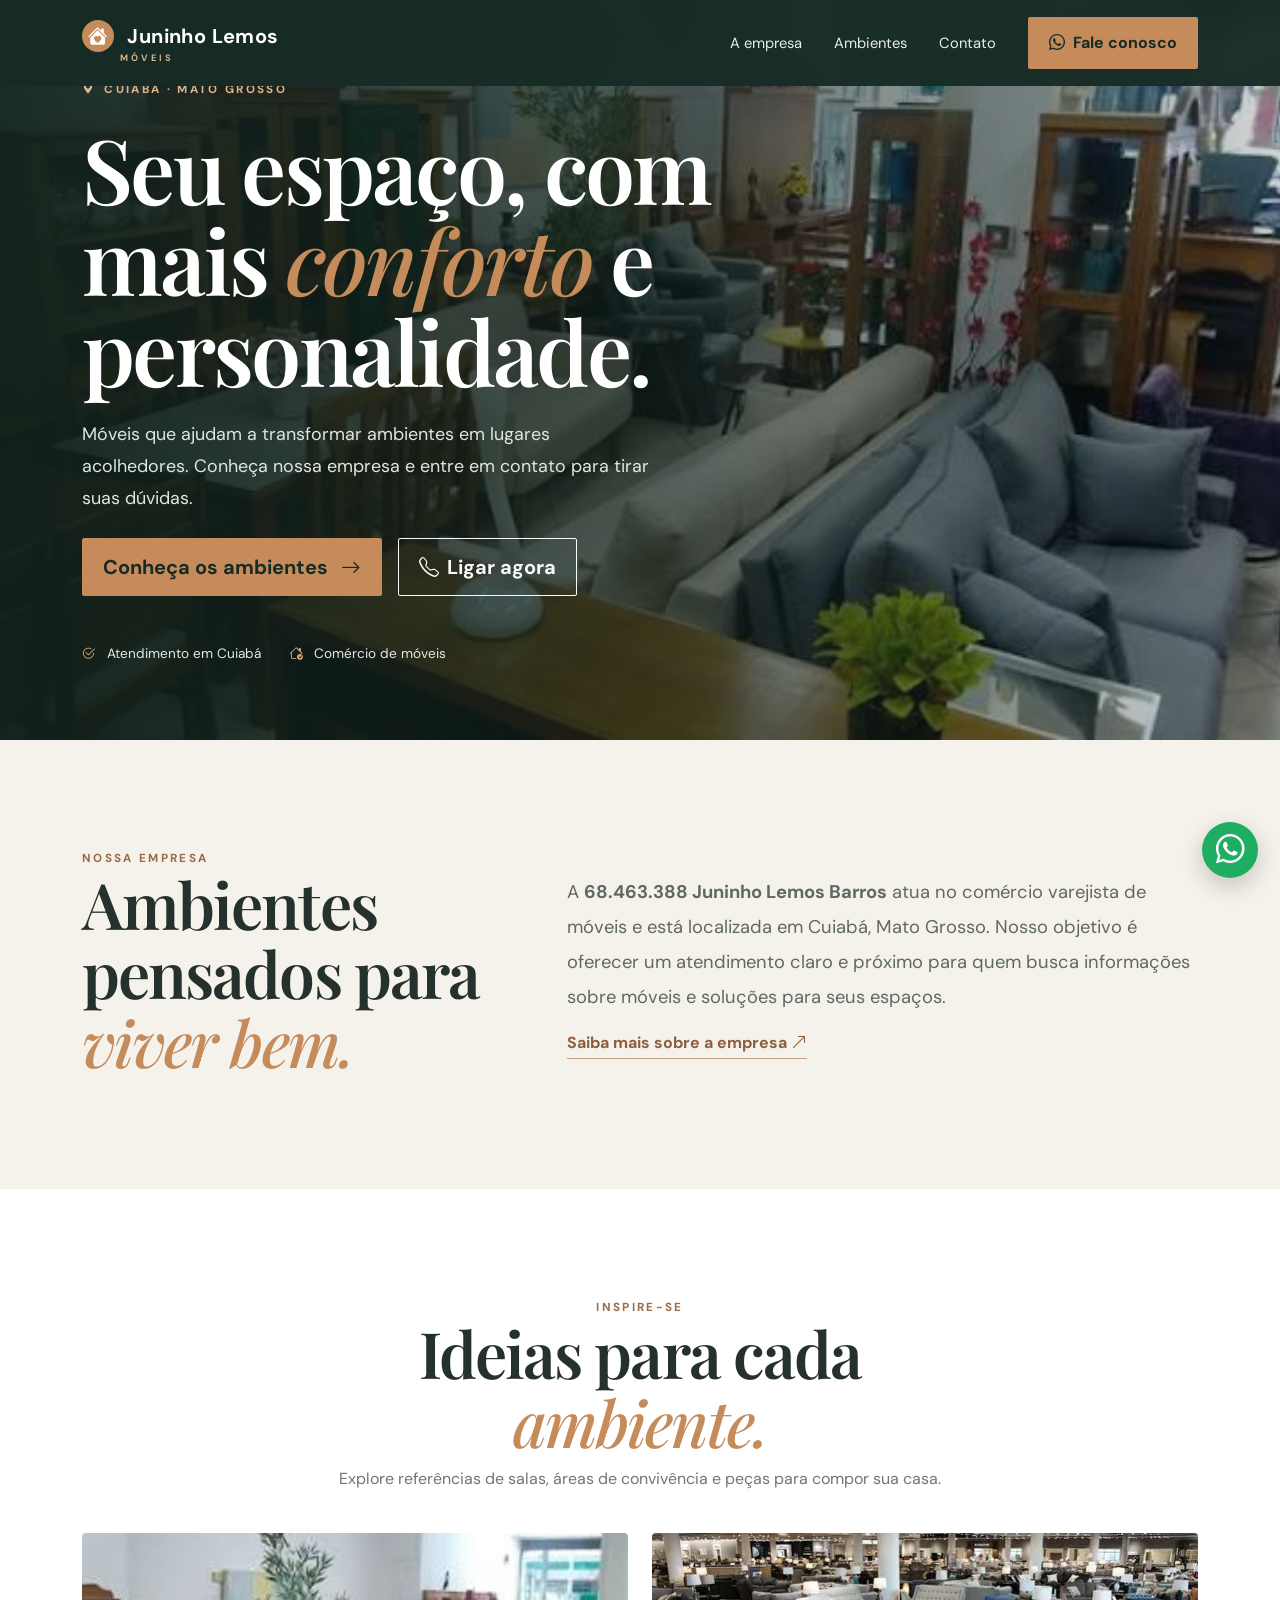
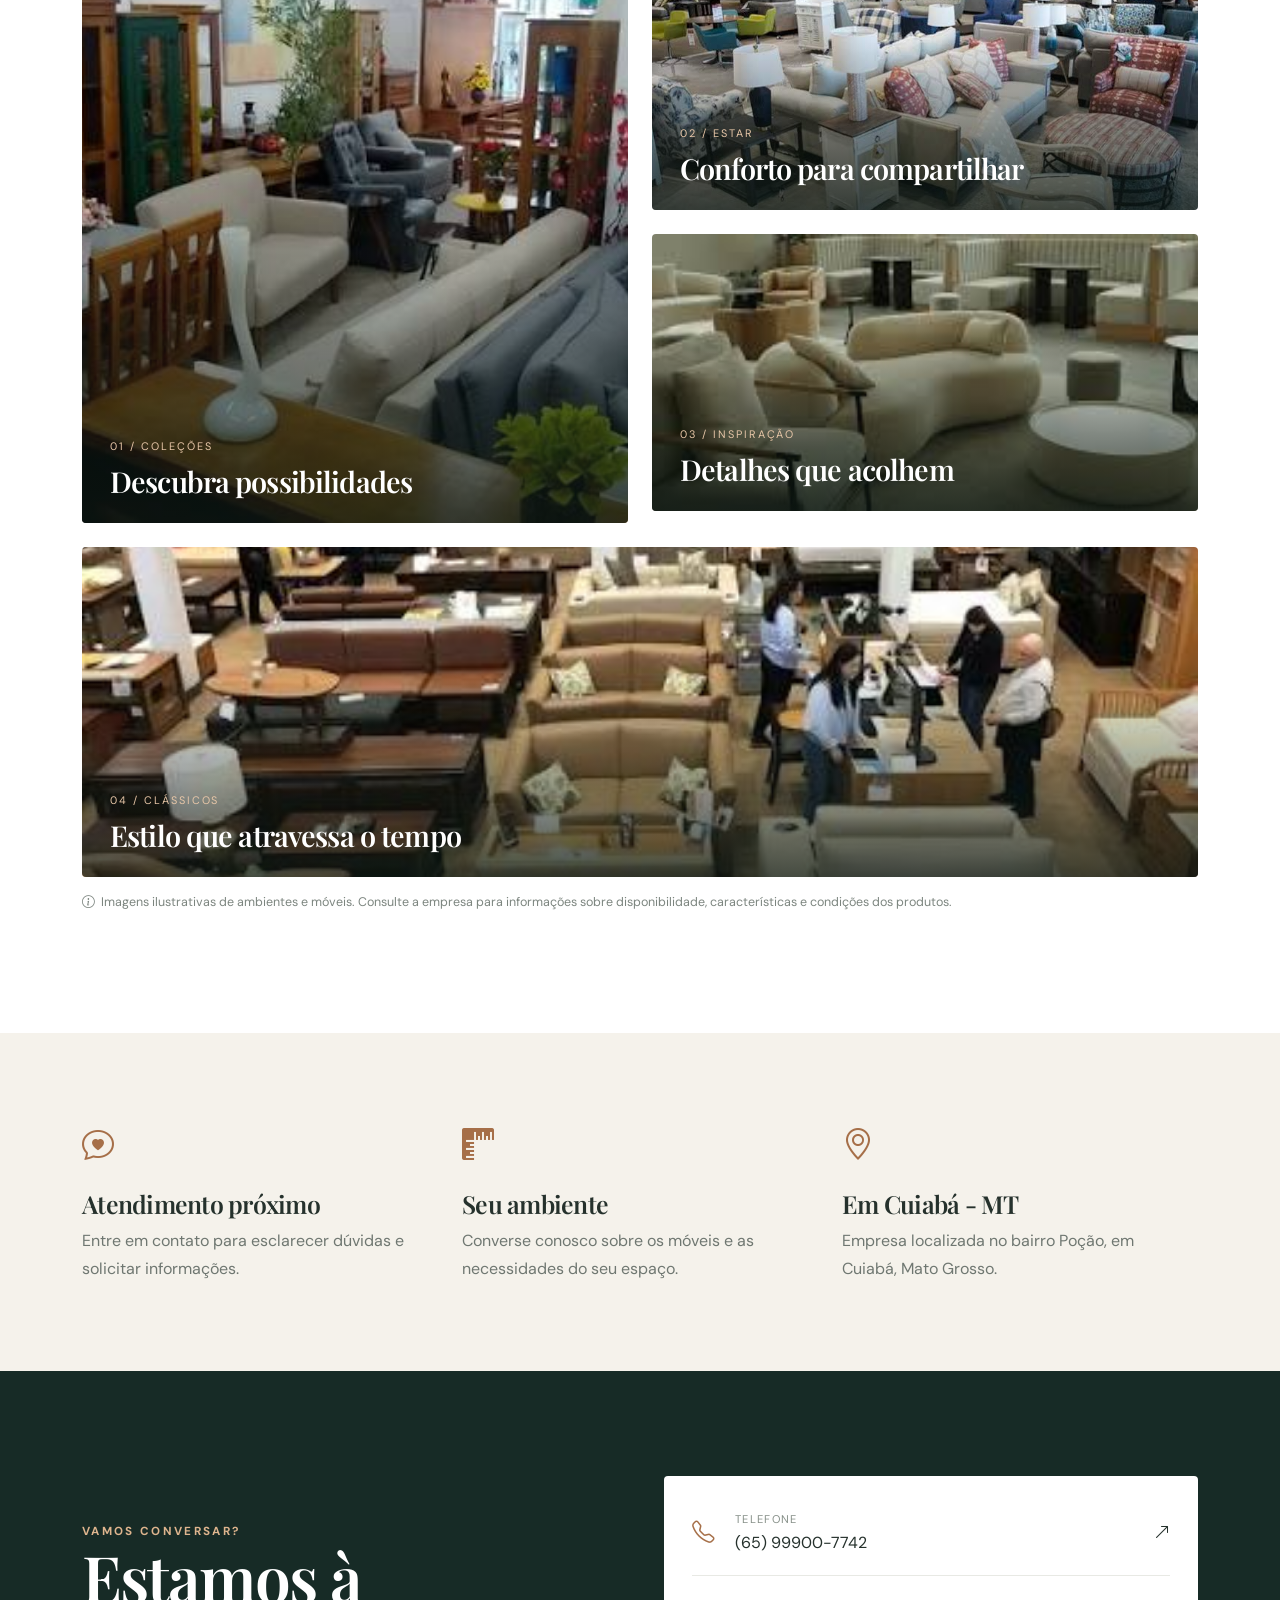
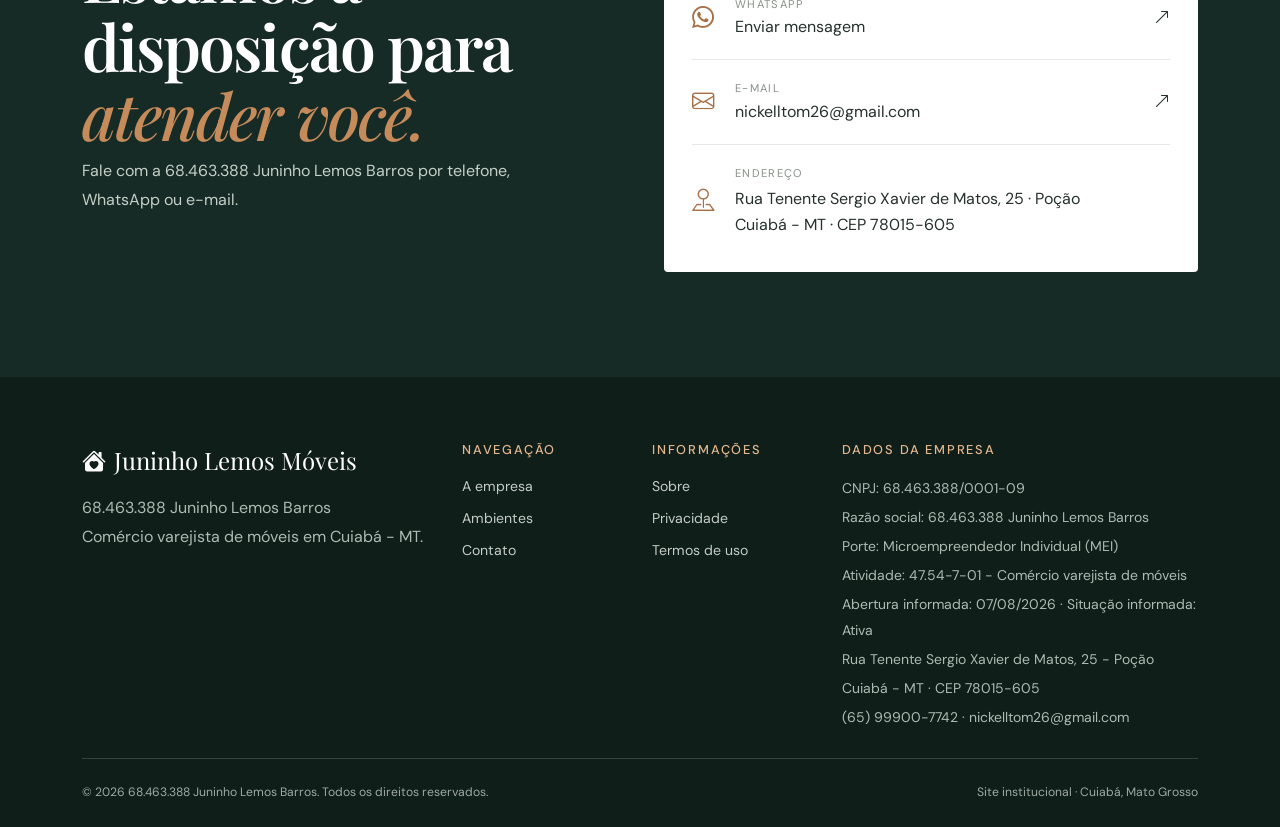
<file: index.html>
<!doctype html>
<html lang="pt-BR">
<head>
  <meta charset="utf-8">
  <meta name="viewport" content="width=device-width, initial-scale=1">
  <meta name="description" content="Conheça a 68.463.388 Juninho Lemos Barros, comércio varejista de móveis em Cuiabá - MT. Entre em contato para informações sobre móveis e atendimento.">
  <meta name="theme-color" content="#172b26">
  <title>68.463.388 Juninho Lemos Barros | Móveis em Cuiabá</title>
  <link rel="preconnect" href="https://cdn.jsdelivr.net">
  <link href="https://cdn.jsdelivr.net/npm/bootstrap@5.3.3/dist/css/bootstrap.min.css" rel="stylesheet">
  <link href="https://cdn.jsdelivr.net/npm/bootstrap-icons@1.11.3/font/bootstrap-icons.min.css" rel="stylesheet">
  <link href="styles.css" rel="stylesheet">
</head>
<body>
<nav class="navbar navbar-expand-lg navbar-dark fixed-top site-nav">
  <div class="container">
    <a class="navbar-brand fw-bold" href="#inicio"><span class="brand-mark"><i class="bi bi-house-heart-fill"></i></span> Juninho Lemos <small> MÓVEIS</small></a>
    <button class="navbar-toggler" type="button" data-bs-toggle="collapse" data-bs-target="#menu" aria-label="Abrir menu"><span class="navbar-toggler-icon"></span></button>
    <div class="collapse navbar-collapse" id="menu">
      <ul class="navbar-nav ms-auto align-items-lg-center gap-lg-3">
        <li class="nav-item"><a class="nav-link" href="#sobre">A empresa</a></li>
        <li class="nav-item"><a class="nav-link" href="#ambientes">Ambientes</a></li>
        <li class="nav-item"><a class="nav-link" href="#contato">Contato</a></li>
        <li class="nav-item"><a class="btn btn-accent ms-lg-2" href="https://wa.me/5565999007742" target="_blank" rel="noopener"><i class="bi bi-whatsapp me-2"></i>Fale conosco</a></li>
      </ul>
    </div>
  </div>
</nav>

<header id="inicio" class="hero">
  <div class="hero-shade"></div>
  <div class="container position-relative">
    <div class="row min-vh-100 align-items-center">
      <div class="col-lg-7 py-5">
        <span class="eyebrow"><i class="bi bi-geo-alt-fill me-2"></i>Cuiabá · Mato Grosso</span>
        <h1>Seu espaço, com mais <em>conforto</em> e personalidade.</h1>
        <p class="hero-lead">Móveis que ajudam a transformar ambientes em lugares acolhedores. Conheça nossa empresa e entre em contato para tirar suas dúvidas.</p>
        <div class="d-flex flex-wrap gap-3 mt-4">
          <a class="btn btn-accent btn-lg" href="#ambientes">Conheça os ambientes <i class="bi bi-arrow-right ms-2"></i></a>
          <a class="btn btn-outline-light btn-lg" href="tel:+5565999007742"><i class="bi bi-telephone me-2"></i>Ligar agora</a>
        </div>
        <div class="hero-note mt-5"><span><i class="bi bi-check2-circle"></i> Atendimento em Cuiabá</span><span><i class="bi bi-house-check"></i> Comércio de móveis</span></div>
      </div>
    </div>
  </div>
</header>

<section class="intro-section section-pad" id="sobre">
  <div class="container">
    <div class="row align-items-center g-5">
      <div class="col-lg-5">
        <span class="eyebrow eyebrow-dark">Nossa empresa</span>
        <h2>Ambientes pensados para <em>viver bem.</em></h2>
      </div>
      <div class="col-lg-7">
        <p class="intro-copy">A <strong>68.463.388 Juninho Lemos Barros</strong> atua no comércio varejista de móveis e está localizada em Cuiabá, Mato Grosso. Nosso objetivo é oferecer um atendimento claro e próximo para quem busca informações sobre móveis e soluções para seus espaços.</p>
        <a class="text-link" href="sobre.html">Saiba mais sobre a empresa <i class="bi bi-arrow-up-right"></i></a>
      </div>
    </div>
  </div>
</section>

<section class="gallery-section section-pad" id="ambientes">
  <div class="container">
    <div class="section-heading text-center mx-auto">
      <span class="eyebrow eyebrow-dark">Inspire-se</span>
      <h2>Ideias para cada <em>ambiente.</em></h2>
      <p>Explore referências de salas, áreas de convivência e peças para compor sua casa.</p>
    </div>
    <div class="row g-4 mt-3">
      <div class="col-lg-6">
        <article class="photo-card photo-tall">
          <img src="assets/showroom-moveis.jpg" alt="Showroom amplo com diferentes modelos de sofás e móveis">
          <div class="photo-caption"><span>01 / Coleções</span><h3>Descubra possibilidades</h3></div>
        </article>
      </div>
      <div class="col-lg-6">
        <div class="row g-4">
          <div class="col-12">
            <article class="photo-card photo-short">
              <img src="assets/sala-estar.jpg" alt="Composição contemporânea de poltronas e mesas de centro">
              <div class="photo-caption"><span>02 / Estar</span><h3>Conforto para compartilhar</h3></div>
            </article>
          </div>
          <div class="col-12">
            <article class="photo-card photo-short">
              <img src="assets/ambientes-confortaveis.jpg" alt="Ambiente decorado com sofás, poltronas e almofadas">
              <div class="photo-caption"><span>03 / Inspiração</span><h3>Detalhes que acolhem</h3></div>
            </article>
          </div>
        </div>
      </div>
      <div class="col-12">
        <article class="photo-card photo-wide">
          <img src="assets/moveis-madeira.jpg" alt="Loja com móveis de madeira, estantes, mesas e sofás">
          <div class="photo-caption"><span>04 / Clássicos</span><h3>Estilo que atravessa o tempo</h3></div>
        </article>
      </div>
    </div>
    <p class="image-disclaimer mt-3"><i class="bi bi-info-circle me-1"></i> Imagens ilustrativas de ambientes e móveis. Consulte a empresa para informações sobre disponibilidade, características e condições dos produtos.</p>
  </div>
</section>

<section class="feature-band section-pad">
  <div class="container">
    <div class="row g-4">
      <div class="col-md-4"><div class="feature"><i class="bi bi-chat-heart"></i><h3>Atendimento próximo</h3><p>Entre em contato para esclarecer dúvidas e solicitar informações.</p></div></div>
      <div class="col-md-4"><div class="feature"><i class="bi bi-rulers"></i><h3>Seu ambiente</h3><p>Converse conosco sobre os móveis e as necessidades do seu espaço.</p></div></div>
      <div class="col-md-4"><div class="feature"><i class="bi bi-geo-alt"></i><h3>Em Cuiabá - MT</h3><p>Empresa localizada no bairro Poção, em Cuiabá, Mato Grosso.</p></div></div>
    </div>
  </div>
</section>

<section class="contact-section section-pad" id="contato">
  <div class="container">
    <div class="row align-items-center g-5">
      <div class="col-lg-6">
        <span class="eyebrow">Vamos conversar?</span>
        <h2>Estamos à disposição para <em>atender você.</em></h2>
        <p>Fale com a 68.463.388 Juninho Lemos Barros por telefone, WhatsApp ou e-mail.</p>
      </div>
      <div class="col-lg-6">
        <div class="contact-panel">
          <a href="tel:+5565999007742"><i class="bi bi-telephone"></i><span><small>Telefone</small>(65) 99900-7742</span><i class="bi bi-arrow-up-right ms-auto"></i></a>
          <a href="https://wa.me/5565999007742" target="_blank" rel="noopener"><i class="bi bi-whatsapp"></i><span><small>WhatsApp</small>Enviar mensagem</span><i class="bi bi-arrow-up-right ms-auto"></i></a>
          <a href="mailto:nickelltom26@gmail.com"><i class="bi bi-envelope"></i><span><small>E-mail</small>nickelltom26@gmail.com</span><i class="bi bi-arrow-up-right ms-auto"></i></a>
          <div class="address-line"><i class="bi bi-pin-map"></i><span><small>Endereço</small>Rua Tenente Sergio Xavier de Matos, 25 · Poção<br>Cuiabá - MT · CEP 78015-605</span></div>
        </div>
      </div>
    </div>
  </div>
</section>

<footer class="site-footer">
  <div class="container">
    <div class="row gy-4">
      <div class="col-lg-4">
        <a class="footer-brand" href="#inicio"><i class="bi bi-house-heart-fill me-2"></i>Juninho Lemos Móveis</a>
        <p class="footer-muted mt-3">68.463.388 Juninho Lemos Barros<br>Comércio varejista de móveis em Cuiabá - MT.</p>
      </div>
      <div class="col-6 col-lg-2">
        <h4>Navegação</h4><a href="#sobre">A empresa</a><a href="#ambientes">Ambientes</a><a href="#contato">Contato</a>
      </div>
      <div class="col-6 col-lg-2">
        <h4>Informações</h4><a href="sobre.html">Sobre</a><a href="politica-privacidade.html">Privacidade</a><a href="termos-de-uso.html">Termos de uso</a>
      </div>
      <div class="col-lg-4">
        <h4>Dados da empresa</h4>
        <p class="footer-muted small mb-1">CNPJ: 68.463.388/0001-09</p>
        <p class="footer-muted small mb-1">Razão social: 68.463.388 Juninho Lemos Barros</p>
        <p class="footer-muted small mb-1">Porte: Microempreendedor Individual (MEI)</p>
        <p class="footer-muted small mb-1">Atividade: 47.54-7-01 - Comércio varejista de móveis</p>
        <p class="footer-muted small mb-1">Abertura informada: 07/08/2026 · Situação informada: Ativa</p>
        <p class="footer-muted small mb-1">Rua Tenente Sergio Xavier de Matos, 25 - Poção</p>
        <p class="footer-muted small mb-1">Cuiabá - MT · CEP 78015-605</p>
        <p class="footer-muted small mb-1">(65) 99900-7742 · nickelltom26@gmail.com</p>
      </div>
    </div>
    <div class="footer-bottom d-flex flex-column flex-md-row justify-content-between gap-2 mt-4 pt-4">
      <span>© <span id="year"></span> 68.463.388 Juninho Lemos Barros. Todos os direitos reservados.</span>
      <span>Site institucional · Cuiabá, Mato Grosso</span>
    </div>
  </div>
</footer>
<a class="whatsapp-float" href="https://wa.me/5565999007742" target="_blank" rel="noopener" aria-label="Conversar pelo WhatsApp"><i class="bi bi-whatsapp"></i></a>
<script src="https://cdn.jsdelivr.net/npm/bootstrap@5.3.3/dist/js/bootstrap.bundle.min.js"></script>
<script>document.getElementById('year').textContent = new Date().getFullYear();</script>
</body>
</html>
</file>
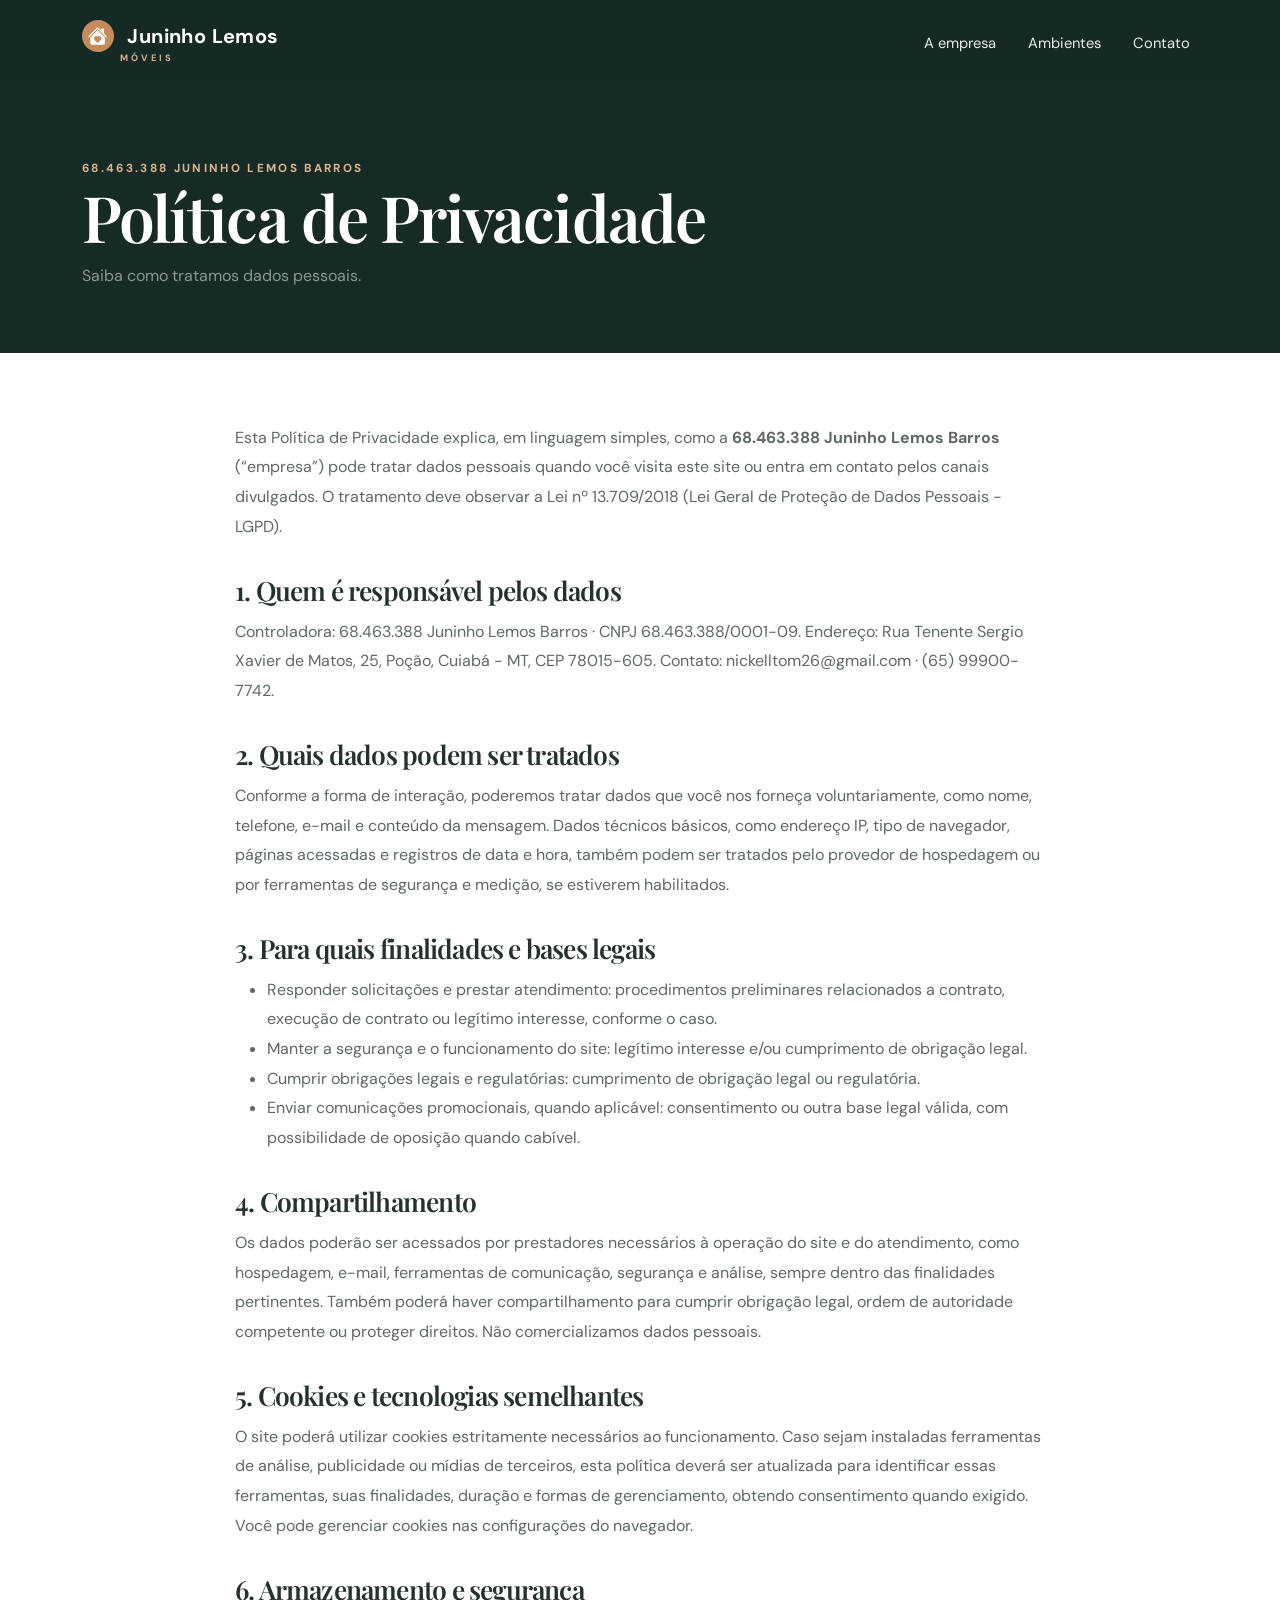
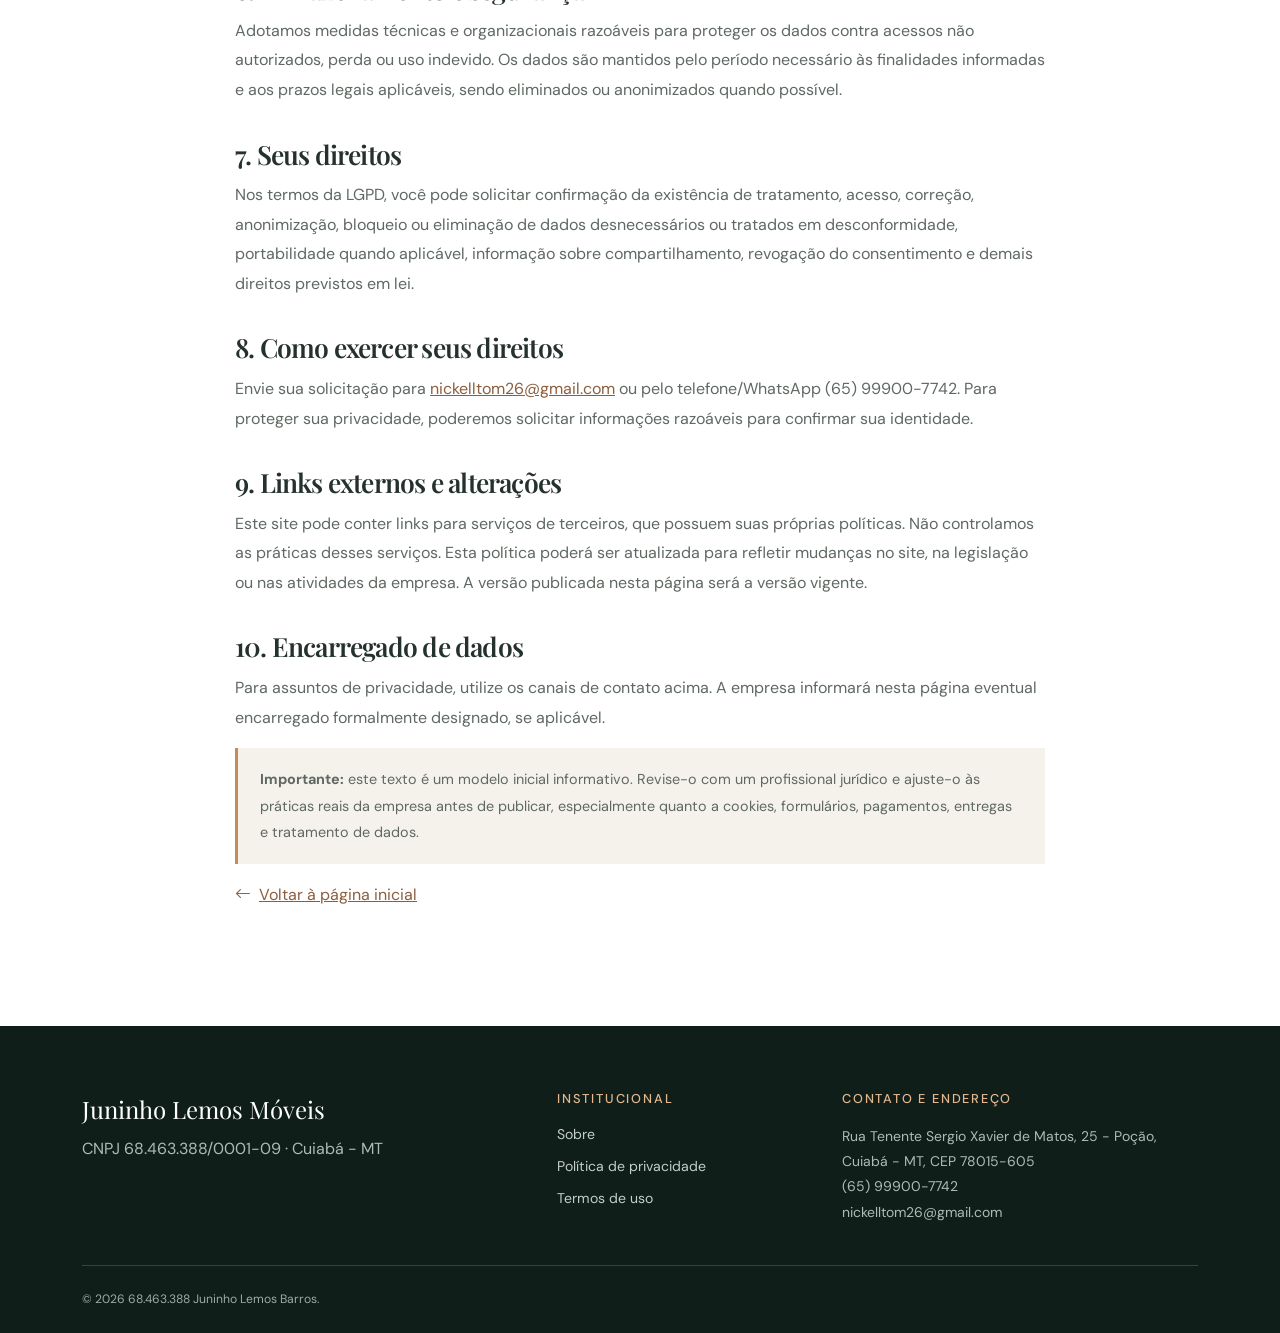
<file: politica-privacidade.html>
<!doctype html>
<html lang="pt-BR"><head><meta charset="utf-8"><meta name="viewport" content="width=device-width, initial-scale=1"><meta name="description" content="Saiba como tratamos dados pessoais."><title>Política de Privacidade | Juninho Lemos Móveis</title><link href="https://cdn.jsdelivr.net/npm/bootstrap@5.3.3/dist/css/bootstrap.min.css" rel="stylesheet"><link href="https://cdn.jsdelivr.net/npm/bootstrap-icons@1.11.3/font/bootstrap-icons.min.css" rel="stylesheet"><link href="styles.css" rel="stylesheet"></head><body>
<nav class="navbar navbar-expand-lg navbar-dark fixed-top site-nav"><div class="container"><a class="navbar-brand fw-bold" href="index.html"><span class="brand-mark"><i class="bi bi-house-heart-fill"></i></span> Juninho Lemos <small>MÓVEIS</small></a><button class="navbar-toggler" type="button" data-bs-toggle="collapse" data-bs-target="#menu" aria-label="Abrir menu"><span class="navbar-toggler-icon"></span></button><div class="collapse navbar-collapse" id="menu"><ul class="navbar-nav ms-auto align-items-lg-center gap-lg-3"><li class="nav-item"><a class="nav-link" href="index.html#sobre">A empresa</a></li><li class="nav-item"><a class="nav-link" href="index.html#ambientes">Ambientes</a></li><li class="nav-item"><a class="nav-link" href="index.html#contato">Contato</a></li></ul></div></div></nav>
<header class="legal-hero"><div class="container"><span class="eyebrow">68.463.388 Juninho Lemos Barros</span><h1>Política de Privacidade</h1><p class="text-white-50 mb-0">Saiba como tratamos dados pessoais.</p></div></header>
<main class="legal-content"><p>Esta Política de Privacidade explica, em linguagem simples, como a <strong>68.463.388 Juninho Lemos Barros</strong> (“empresa”) pode tratar dados pessoais quando você visita este site ou entra em contato pelos canais divulgados. O tratamento deve observar a Lei nº 13.709/2018 (Lei Geral de Proteção de Dados Pessoais - LGPD).</p>
<h2>1. Quem é responsável pelos dados</h2><p>Controladora: 68.463.388 Juninho Lemos Barros · CNPJ 68.463.388/0001-09. Endereço: Rua Tenente Sergio Xavier de Matos, 25, Poção, Cuiabá - MT, CEP 78015-605. Contato: nickelltom26@gmail.com · (65) 99900-7742.</p>
<h2>2. Quais dados podem ser tratados</h2><p>Conforme a forma de interação, poderemos tratar dados que você nos forneça voluntariamente, como nome, telefone, e-mail e conteúdo da mensagem. Dados técnicos básicos, como endereço IP, tipo de navegador, páginas acessadas e registros de data e hora, também podem ser tratados pelo provedor de hospedagem ou por ferramentas de segurança e medição, se estiverem habilitados.</p>
<h2>3. Para quais finalidades e bases legais</h2><ul><li>Responder solicitações e prestar atendimento: procedimentos preliminares relacionados a contrato, execução de contrato ou legítimo interesse, conforme o caso.</li><li>Manter a segurança e o funcionamento do site: legítimo interesse e/ou cumprimento de obrigação legal.</li><li>Cumprir obrigações legais e regulatórias: cumprimento de obrigação legal ou regulatória.</li><li>Enviar comunicações promocionais, quando aplicável: consentimento ou outra base legal válida, com possibilidade de oposição quando cabível.</li></ul>
<h2>4. Compartilhamento</h2><p>Os dados poderão ser acessados por prestadores necessários à operação do site e do atendimento, como hospedagem, e-mail, ferramentas de comunicação, segurança e análise, sempre dentro das finalidades pertinentes. Também poderá haver compartilhamento para cumprir obrigação legal, ordem de autoridade competente ou proteger direitos. Não comercializamos dados pessoais.</p>
<h2>5. Cookies e tecnologias semelhantes</h2><p>O site poderá utilizar cookies estritamente necessários ao funcionamento. Caso sejam instaladas ferramentas de análise, publicidade ou mídias de terceiros, esta política deverá ser atualizada para identificar essas ferramentas, suas finalidades, duração e formas de gerenciamento, obtendo consentimento quando exigido. Você pode gerenciar cookies nas configurações do navegador.</p>
<h2>6. Armazenamento e segurança</h2><p>Adotamos medidas técnicas e organizacionais razoáveis para proteger os dados contra acessos não autorizados, perda ou uso indevido. Os dados são mantidos pelo período necessário às finalidades informadas e aos prazos legais aplicáveis, sendo eliminados ou anonimizados quando possível.</p>
<h2>7. Seus direitos</h2><p>Nos termos da LGPD, você pode solicitar confirmação da existência de tratamento, acesso, correção, anonimização, bloqueio ou eliminação de dados desnecessários ou tratados em desconformidade, portabilidade quando aplicável, informação sobre compartilhamento, revogação do consentimento e demais direitos previstos em lei.</p>
<h2>8. Como exercer seus direitos</h2><p>Envie sua solicitação para <a href="mailto:nickelltom26@gmail.com">nickelltom26@gmail.com</a> ou pelo telefone/WhatsApp (65) 99900-7742. Para proteger sua privacidade, poderemos solicitar informações razoáveis para confirmar sua identidade.</p>
<h2>9. Links externos e alterações</h2><p>Este site pode conter links para serviços de terceiros, que possuem suas próprias políticas. Não controlamos as práticas desses serviços. Esta política poderá ser atualizada para refletir mudanças no site, na legislação ou nas atividades da empresa. A versão publicada nesta página será a versão vigente.</p>
<h2>10. Encarregado de dados</h2><p>Para assuntos de privacidade, utilize os canais de contato acima. A empresa informará nesta página eventual encarregado formalmente designado, se aplicável.</p><p class="legal-note"><strong>Importante:</strong> este texto é um modelo inicial informativo. Revise-o com um profissional jurídico e ajuste-o às práticas reais da empresa antes de publicar, especialmente quanto a cookies, formulários, pagamentos, entregas e tratamento de dados.</p><p><a href="index.html"><i class="bi bi-arrow-left me-2"></i>Voltar à página inicial</a></p></main>
<footer class="site-footer"><div class="container"><div class="row gy-3"><div class="col-lg-5"><a class="footer-brand" href="index.html">Juninho Lemos Móveis</a><p class="footer-muted mt-2">CNPJ 68.463.388/0001-09 · Cuiabá - MT</p></div><div class="col-lg-3"><h4>Institucional</h4><a href="sobre.html">Sobre</a><a href="politica-privacidade.html">Política de privacidade</a><a href="termos-de-uso.html">Termos de uso</a></div><div class="col-lg-4"><h4>Contato e endereço</h4><p class="footer-muted small">Rua Tenente Sergio Xavier de Matos, 25 - Poção, Cuiabá - MT, CEP 78015-605<br>(65) 99900-7742<br>nickelltom26@gmail.com</p></div></div><div class="footer-bottom mt-4 pt-4">© <span id="year"></span> 68.463.388 Juninho Lemos Barros.</div></div></footer><script>document.getElementById('year').textContent=new Date().getFullYear();</script></body></html>
</file>
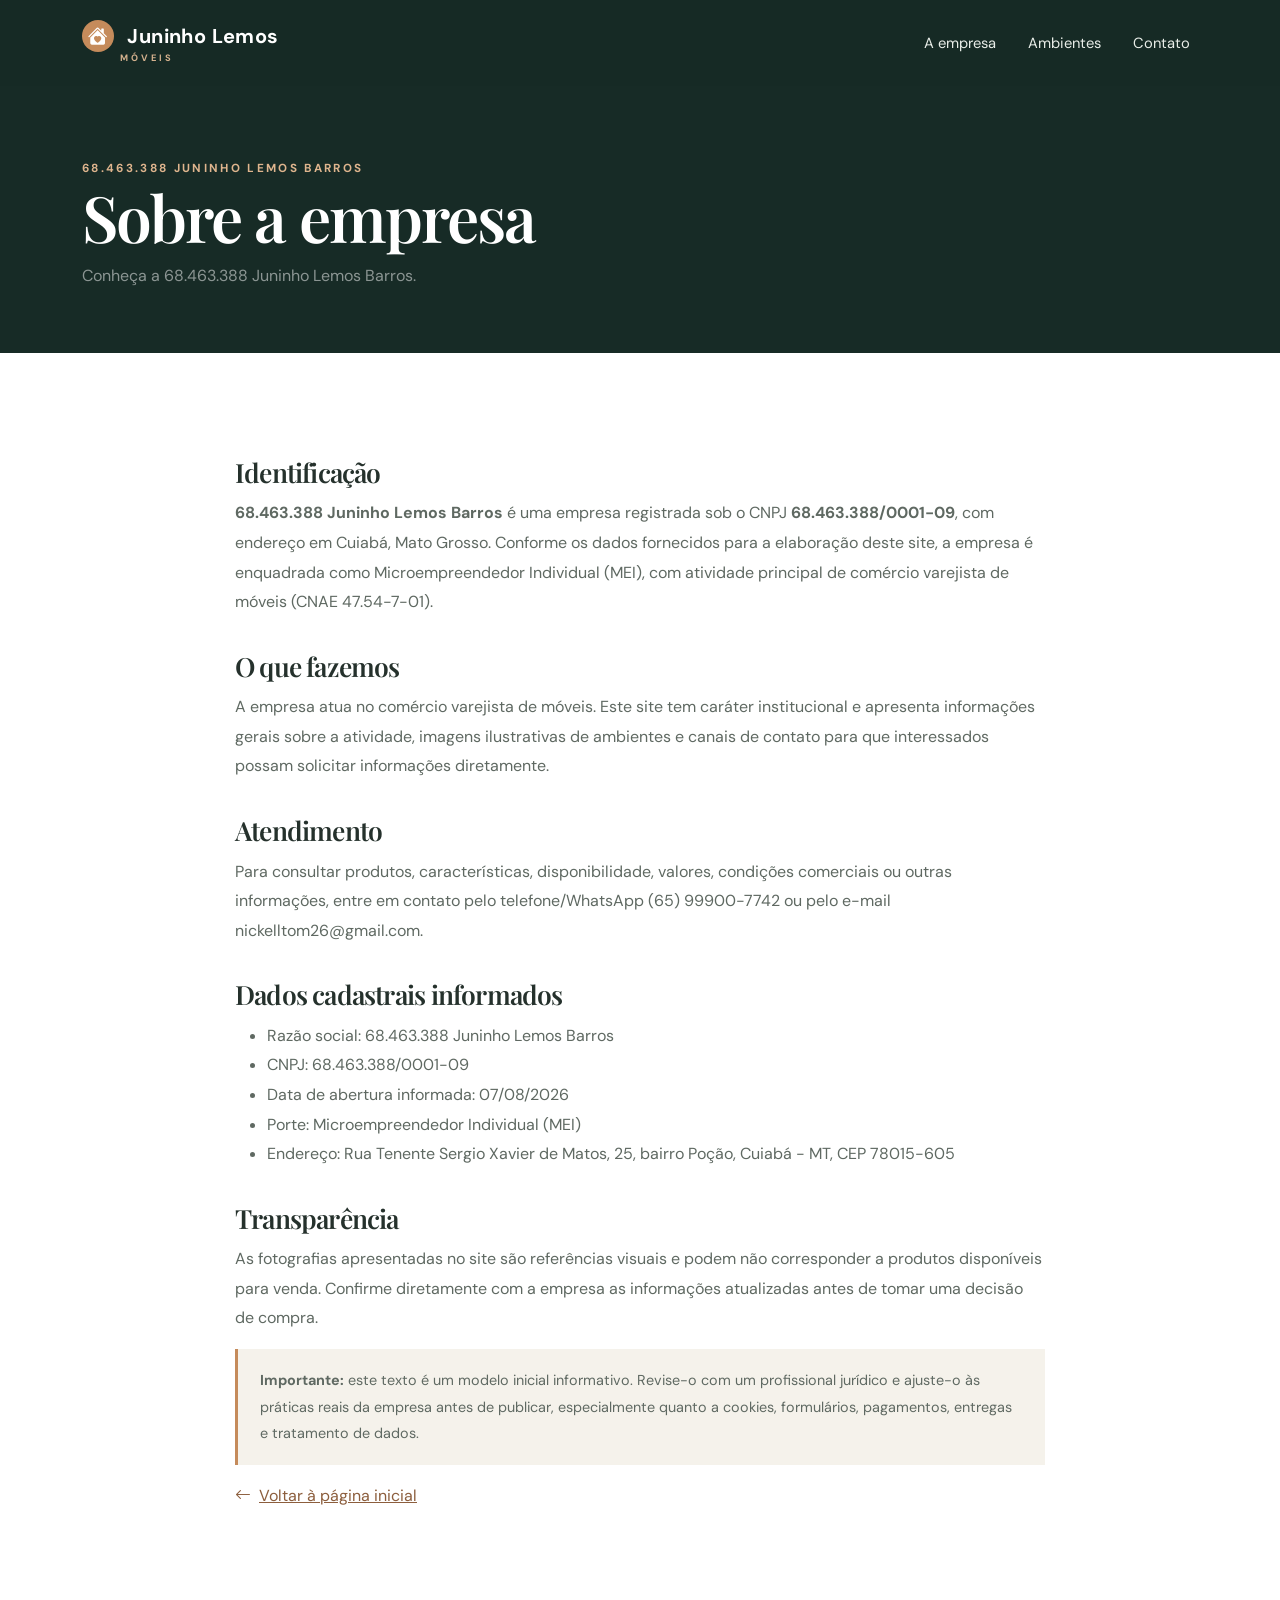
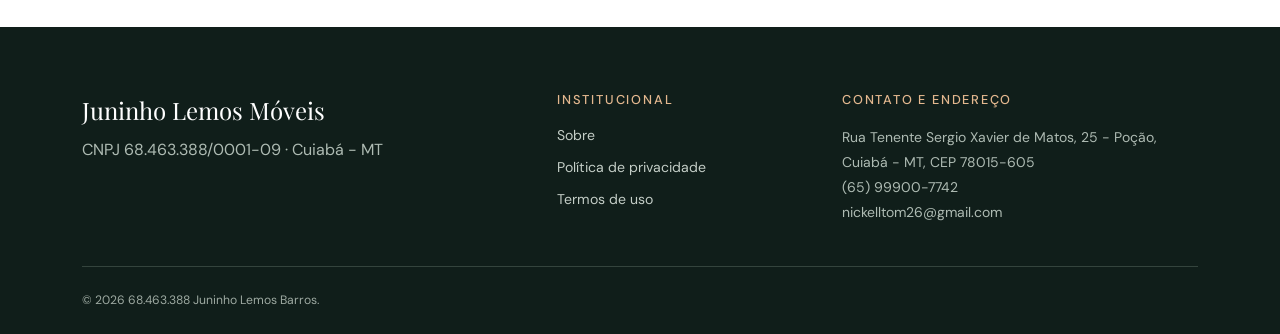
<file: sobre.html>
<!doctype html>
<html lang="pt-BR"><head><meta charset="utf-8"><meta name="viewport" content="width=device-width, initial-scale=1"><meta name="description" content="Conheça a 68.463.388 Juninho Lemos Barros."><title>Sobre a empresa | Juninho Lemos Móveis</title><link href="https://cdn.jsdelivr.net/npm/bootstrap@5.3.3/dist/css/bootstrap.min.css" rel="stylesheet"><link href="https://cdn.jsdelivr.net/npm/bootstrap-icons@1.11.3/font/bootstrap-icons.min.css" rel="stylesheet"><link href="styles.css" rel="stylesheet"></head><body>
<nav class="navbar navbar-expand-lg navbar-dark fixed-top site-nav"><div class="container"><a class="navbar-brand fw-bold" href="index.html"><span class="brand-mark"><i class="bi bi-house-heart-fill"></i></span> Juninho Lemos <small>MÓVEIS</small></a><button class="navbar-toggler" type="button" data-bs-toggle="collapse" data-bs-target="#menu" aria-label="Abrir menu"><span class="navbar-toggler-icon"></span></button><div class="collapse navbar-collapse" id="menu"><ul class="navbar-nav ms-auto align-items-lg-center gap-lg-3"><li class="nav-item"><a class="nav-link" href="index.html#sobre">A empresa</a></li><li class="nav-item"><a class="nav-link" href="index.html#ambientes">Ambientes</a></li><li class="nav-item"><a class="nav-link" href="index.html#contato">Contato</a></li></ul></div></div></nav>
<header class="legal-hero"><div class="container"><span class="eyebrow">68.463.388 Juninho Lemos Barros</span><h1>Sobre a empresa</h1><p class="text-white-50 mb-0">Conheça a 68.463.388 Juninho Lemos Barros.</p></div></header>
<main class="legal-content"><h2>Identificação</h2>
<p><strong>68.463.388 Juninho Lemos Barros</strong> é uma empresa registrada sob o CNPJ <strong>68.463.388/0001-09</strong>, com endereço em Cuiabá, Mato Grosso. Conforme os dados fornecidos para a elaboração deste site, a empresa é enquadrada como Microempreendedor Individual (MEI), com atividade principal de comércio varejista de móveis (CNAE 47.54-7-01).</p>
<h2>O que fazemos</h2><p>A empresa atua no comércio varejista de móveis. Este site tem caráter institucional e apresenta informações gerais sobre a atividade, imagens ilustrativas de ambientes e canais de contato para que interessados possam solicitar informações diretamente.</p>
<h2>Atendimento</h2><p>Para consultar produtos, características, disponibilidade, valores, condições comerciais ou outras informações, entre em contato pelo telefone/WhatsApp (65) 99900-7742 ou pelo e-mail nickelltom26@gmail.com.</p>
<h2>Dados cadastrais informados</h2><ul><li>Razão social: 68.463.388 Juninho Lemos Barros</li><li>CNPJ: 68.463.388/0001-09</li><li>Data de abertura informada: 07/08/2026</li><li>Porte: Microempreendedor Individual (MEI)</li><li>Endereço: Rua Tenente Sergio Xavier de Matos, 25, bairro Poção, Cuiabá - MT, CEP 78015-605</li></ul>
<h2>Transparência</h2><p>As fotografias apresentadas no site são referências visuais e podem não corresponder a produtos disponíveis para venda. Confirme diretamente com a empresa as informações atualizadas antes de tomar uma decisão de compra.</p><p class="legal-note"><strong>Importante:</strong> este texto é um modelo inicial informativo. Revise-o com um profissional jurídico e ajuste-o às práticas reais da empresa antes de publicar, especialmente quanto a cookies, formulários, pagamentos, entregas e tratamento de dados.</p><p><a href="index.html"><i class="bi bi-arrow-left me-2"></i>Voltar à página inicial</a></p></main>
<footer class="site-footer"><div class="container"><div class="row gy-3"><div class="col-lg-5"><a class="footer-brand" href="index.html">Juninho Lemos Móveis</a><p class="footer-muted mt-2">CNPJ 68.463.388/0001-09 · Cuiabá - MT</p></div><div class="col-lg-3"><h4>Institucional</h4><a href="sobre.html">Sobre</a><a href="politica-privacidade.html">Política de privacidade</a><a href="termos-de-uso.html">Termos de uso</a></div><div class="col-lg-4"><h4>Contato e endereço</h4><p class="footer-muted small">Rua Tenente Sergio Xavier de Matos, 25 - Poção, Cuiabá - MT, CEP 78015-605<br>(65) 99900-7742<br>nickelltom26@gmail.com</p></div></div><div class="footer-bottom mt-4 pt-4">© <span id="year"></span> 68.463.388 Juninho Lemos Barros.</div></div></footer><script>document.getElementById('year').textContent=new Date().getFullYear();</script></body></html>
</file>
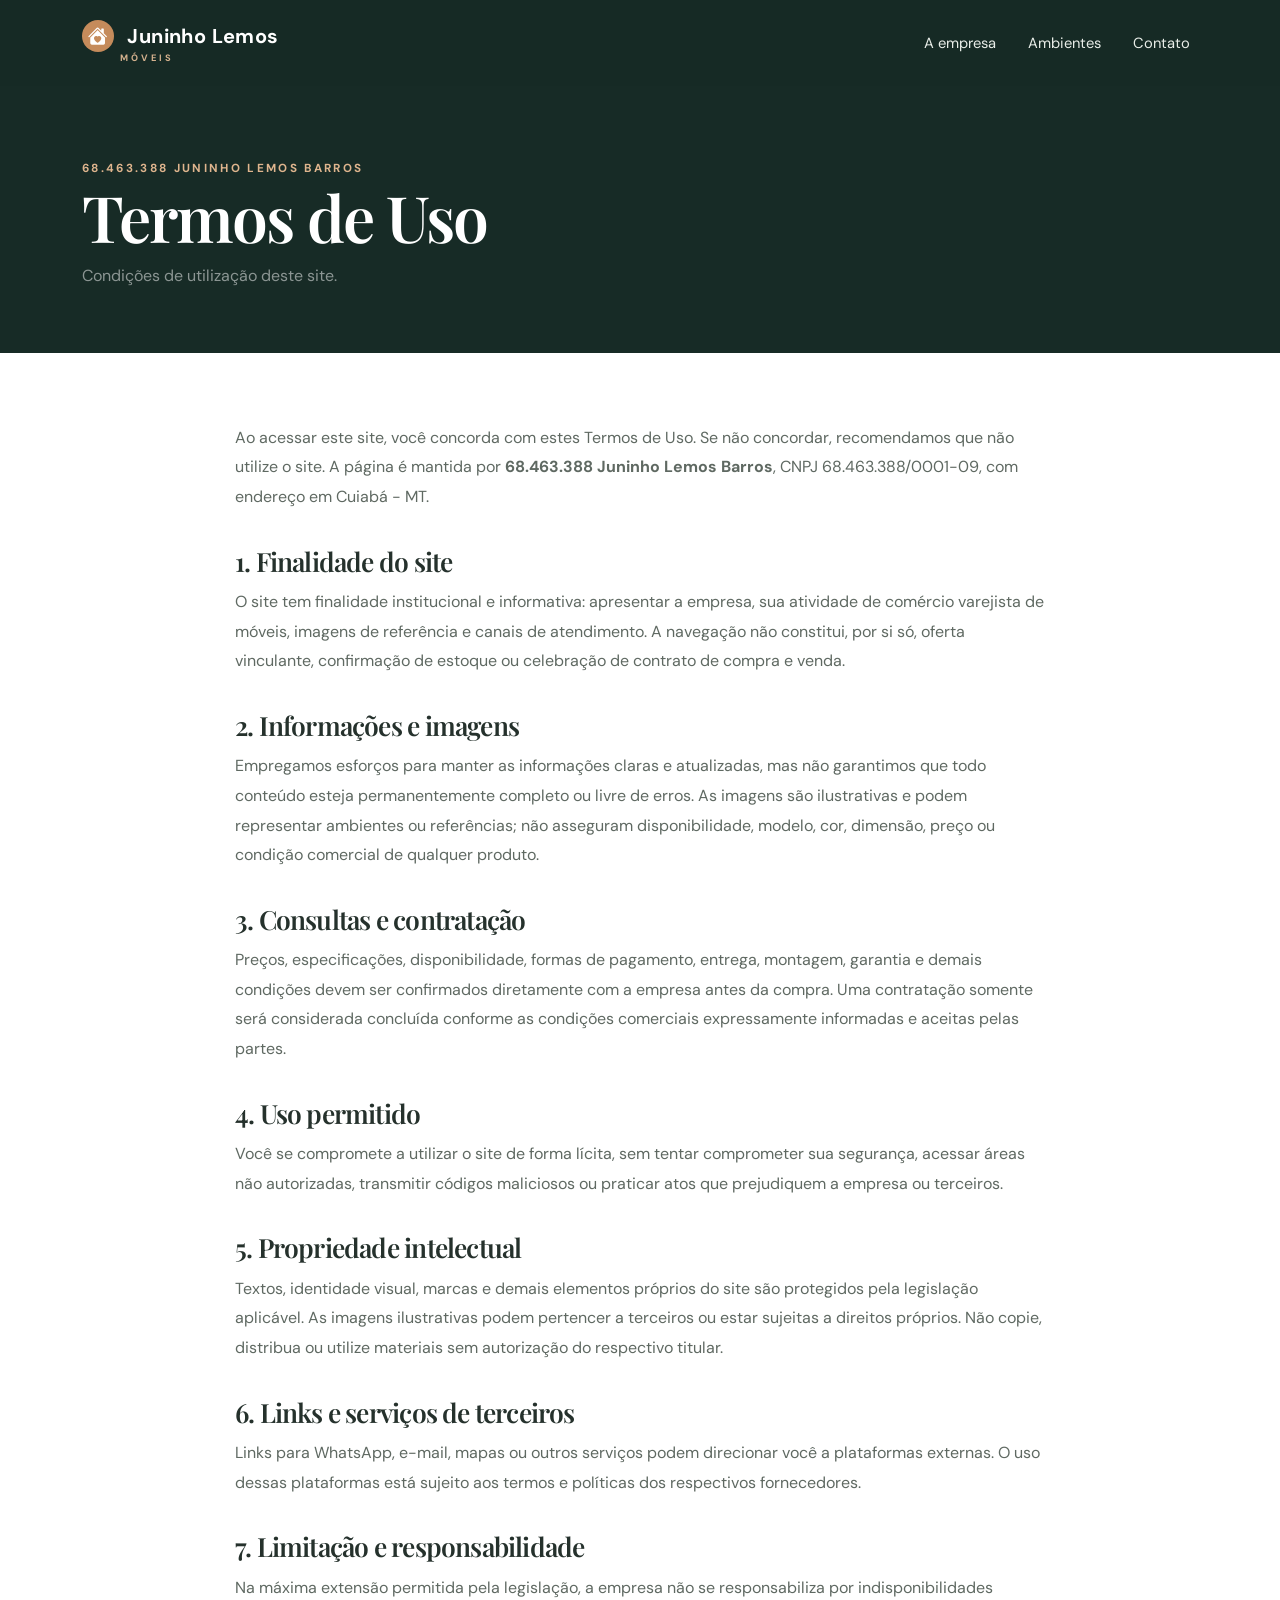
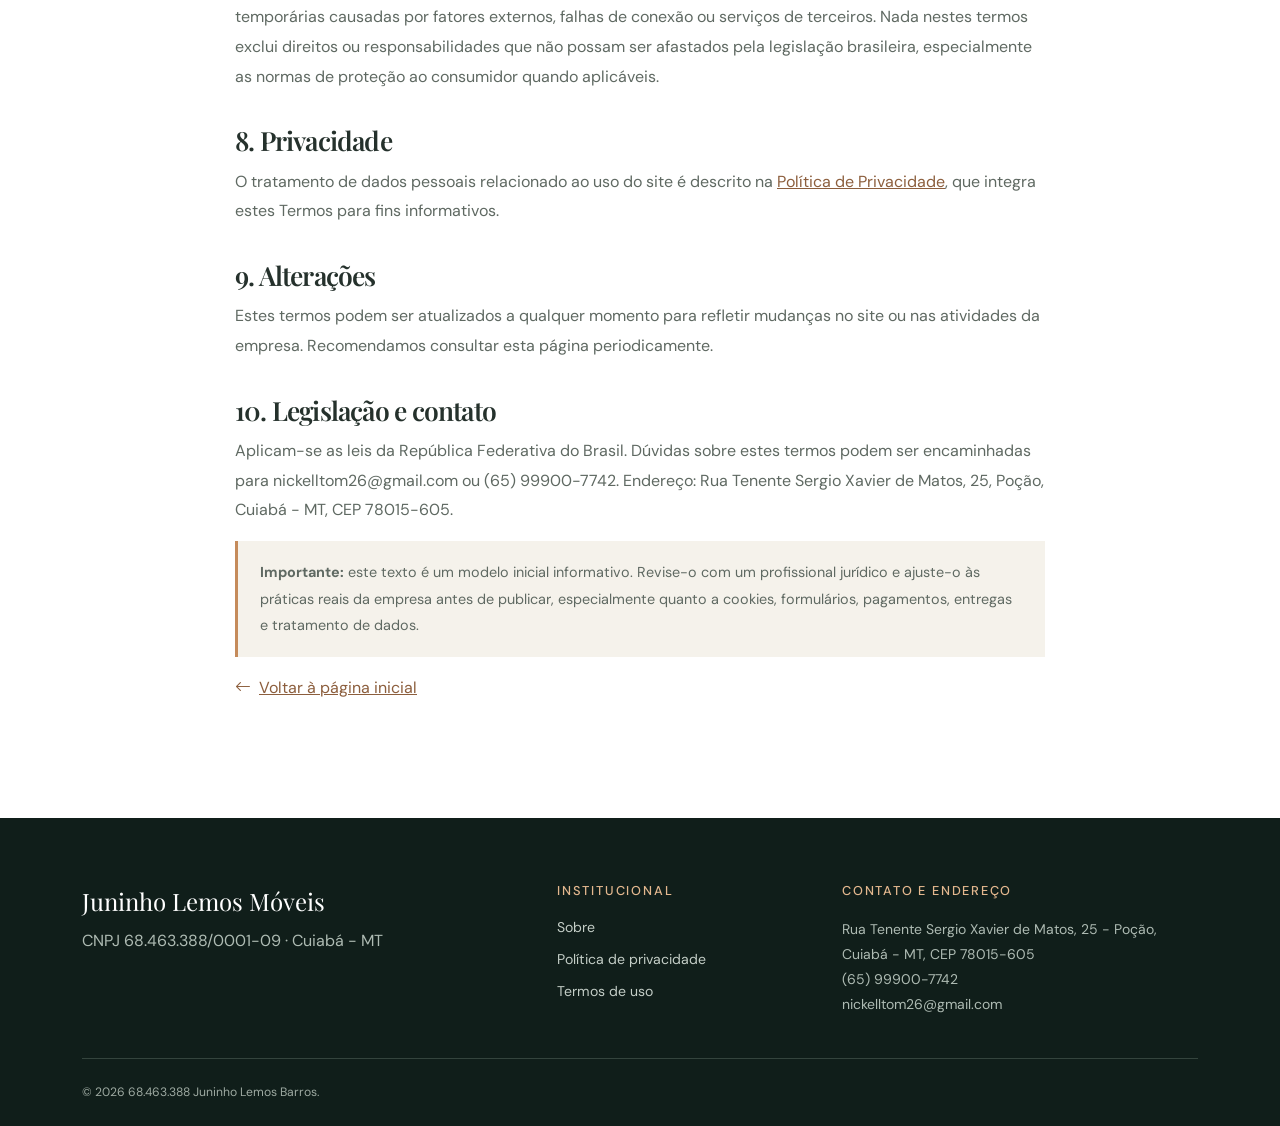
<file: termos-de-uso.html>
<!doctype html>
<html lang="pt-BR"><head><meta charset="utf-8"><meta name="viewport" content="width=device-width, initial-scale=1"><meta name="description" content="Condições de utilização deste site."><title>Termos de Uso | Juninho Lemos Móveis</title><link href="https://cdn.jsdelivr.net/npm/bootstrap@5.3.3/dist/css/bootstrap.min.css" rel="stylesheet"><link href="https://cdn.jsdelivr.net/npm/bootstrap-icons@1.11.3/font/bootstrap-icons.min.css" rel="stylesheet"><link href="styles.css" rel="stylesheet"></head><body>
<nav class="navbar navbar-expand-lg navbar-dark fixed-top site-nav"><div class="container"><a class="navbar-brand fw-bold" href="index.html"><span class="brand-mark"><i class="bi bi-house-heart-fill"></i></span> Juninho Lemos <small>MÓVEIS</small></a><button class="navbar-toggler" type="button" data-bs-toggle="collapse" data-bs-target="#menu" aria-label="Abrir menu"><span class="navbar-toggler-icon"></span></button><div class="collapse navbar-collapse" id="menu"><ul class="navbar-nav ms-auto align-items-lg-center gap-lg-3"><li class="nav-item"><a class="nav-link" href="index.html#sobre">A empresa</a></li><li class="nav-item"><a class="nav-link" href="index.html#ambientes">Ambientes</a></li><li class="nav-item"><a class="nav-link" href="index.html#contato">Contato</a></li></ul></div></div></nav>
<header class="legal-hero"><div class="container"><span class="eyebrow">68.463.388 Juninho Lemos Barros</span><h1>Termos de Uso</h1><p class="text-white-50 mb-0">Condições de utilização deste site.</p></div></header>
<main class="legal-content"><p>Ao acessar este site, você concorda com estes Termos de Uso. Se não concordar, recomendamos que não utilize o site. A página é mantida por <strong>68.463.388 Juninho Lemos Barros</strong>, CNPJ 68.463.388/0001-09, com endereço em Cuiabá - MT.</p>
<h2>1. Finalidade do site</h2><p>O site tem finalidade institucional e informativa: apresentar a empresa, sua atividade de comércio varejista de móveis, imagens de referência e canais de atendimento. A navegação não constitui, por si só, oferta vinculante, confirmação de estoque ou celebração de contrato de compra e venda.</p>
<h2>2. Informações e imagens</h2><p>Empregamos esforços para manter as informações claras e atualizadas, mas não garantimos que todo conteúdo esteja permanentemente completo ou livre de erros. As imagens são ilustrativas e podem representar ambientes ou referências; não asseguram disponibilidade, modelo, cor, dimensão, preço ou condição comercial de qualquer produto.</p>
<h2>3. Consultas e contratação</h2><p>Preços, especificações, disponibilidade, formas de pagamento, entrega, montagem, garantia e demais condições devem ser confirmados diretamente com a empresa antes da compra. Uma contratação somente será considerada concluída conforme as condições comerciais expressamente informadas e aceitas pelas partes.</p>
<h2>4. Uso permitido</h2><p>Você se compromete a utilizar o site de forma lícita, sem tentar comprometer sua segurança, acessar áreas não autorizadas, transmitir códigos maliciosos ou praticar atos que prejudiquem a empresa ou terceiros.</p>
<h2>5. Propriedade intelectual</h2><p>Textos, identidade visual, marcas e demais elementos próprios do site são protegidos pela legislação aplicável. As imagens ilustrativas podem pertencer a terceiros ou estar sujeitas a direitos próprios. Não copie, distribua ou utilize materiais sem autorização do respectivo titular.</p>
<h2>6. Links e serviços de terceiros</h2><p>Links para WhatsApp, e-mail, mapas ou outros serviços podem direcionar você a plataformas externas. O uso dessas plataformas está sujeito aos termos e políticas dos respectivos fornecedores.</p>
<h2>7. Limitação e responsabilidade</h2><p>Na máxima extensão permitida pela legislação, a empresa não se responsabiliza por indisponibilidades temporárias causadas por fatores externos, falhas de conexão ou serviços de terceiros. Nada nestes termos exclui direitos ou responsabilidades que não possam ser afastados pela legislação brasileira, especialmente as normas de proteção ao consumidor quando aplicáveis.</p>
<h2>8. Privacidade</h2><p>O tratamento de dados pessoais relacionado ao uso do site é descrito na <a href="politica-privacidade.html">Política de Privacidade</a>, que integra estes Termos para fins informativos.</p>
<h2>9. Alterações</h2><p>Estes termos podem ser atualizados a qualquer momento para refletir mudanças no site ou nas atividades da empresa. Recomendamos consultar esta página periodicamente.</p>
<h2>10. Legislação e contato</h2><p>Aplicam-se as leis da República Federativa do Brasil. Dúvidas sobre estes termos podem ser encaminhadas para nickelltom26@gmail.com ou (65) 99900-7742. Endereço: Rua Tenente Sergio Xavier de Matos, 25, Poção, Cuiabá - MT, CEP 78015-605.</p><p class="legal-note"><strong>Importante:</strong> este texto é um modelo inicial informativo. Revise-o com um profissional jurídico e ajuste-o às práticas reais da empresa antes de publicar, especialmente quanto a cookies, formulários, pagamentos, entregas e tratamento de dados.</p><p><a href="index.html"><i class="bi bi-arrow-left me-2"></i>Voltar à página inicial</a></p></main>
<footer class="site-footer"><div class="container"><div class="row gy-3"><div class="col-lg-5"><a class="footer-brand" href="index.html">Juninho Lemos Móveis</a><p class="footer-muted mt-2">CNPJ 68.463.388/0001-09 · Cuiabá - MT</p></div><div class="col-lg-3"><h4>Institucional</h4><a href="sobre.html">Sobre</a><a href="politica-privacidade.html">Política de privacidade</a><a href="termos-de-uso.html">Termos de uso</a></div><div class="col-lg-4"><h4>Contato e endereço</h4><p class="footer-muted small">Rua Tenente Sergio Xavier de Matos, 25 - Poção, Cuiabá - MT, CEP 78015-605<br>(65) 99900-7742<br>nickelltom26@gmail.com</p></div></div><div class="footer-bottom mt-4 pt-4">© <span id="year"></span> 68.463.388 Juninho Lemos Barros.</div></div></footer><script>document.getElementById('year').textContent=new Date().getFullYear();</script></body></html>
</file>
<file: styles.css>
@import url('https://fonts.googleapis.com/css2?family=DM+Sans:wght@400;500;600;700&family=Playfair+Display:ital,wght@0,500;0,600;0,700;1,500;1,600&display=swap');
:root{--forest:#172b26;--forest2:#243e35;--cream:#f5f2eb;--sand:#e7dfd1;--copper:#c58b5b;--ink:#25312c;--muted:#6f7771}
*{box-sizing:border-box}html{scroll-behavior:smooth;scroll-padding-top:82px}body{font-family:'DM Sans',sans-serif;color:var(--ink);background:#fff}h1,h2,h3{font-family:'Playfair Display',serif;font-weight:600;letter-spacing:-.03em}h2{font-size:clamp(2.4rem,5vw,4rem);line-height:1.08}h2 em,h1 em{color:var(--copper);font-weight:500}.site-nav{background:rgba(23,43,38,.96);backdrop-filter:blur(12px);padding:15px 0}.navbar-brand{letter-spacing:.02em}.navbar-brand small{display:block;font-size:.58rem;letter-spacing:.32em;margin-left:38px;color:#d5b28f}.brand-mark{display:inline-grid;place-items:center;background:var(--copper);width:32px;height:32px;border-radius:50%;margin-right:8px}.nav-link{font-size:.92rem;color:#e9eee9!important}.btn{border-radius:2px;font-weight:700;padding:.8rem 1.25rem}.btn-accent{background:var(--copper);color:#172b26;border:1px solid var(--copper)}.btn-accent:hover{background:#d6a477;border-color:#d6a477;color:#172b26}.hero{position:relative;background:linear-gradient(90deg,rgba(16,33,28,.94),rgba(16,33,28,.66) 53%,rgba(16,33,28,.18)),url('assets/showroom-moveis.jpg') center/cover no-repeat;color:#fff}.hero .min-vh-100{min-height:740px!important}.hero h1{font-size:clamp(3.4rem,7vw,6.3rem);line-height:1.02;max-width:760px;margin:22px 0}.hero-lead{max-width:570px;color:#e0e6e0;font-size:1.12rem;line-height:1.8}.eyebrow{font-size:.73rem;text-transform:uppercase;letter-spacing:.2em;color:#dfb58e;font-weight:700}.eyebrow-dark{color:#9a6b46}.hero-note{display:flex;gap:28px;flex-wrap:wrap;color:#e4e9e4;font-size:.85rem}.hero-note i{color:#d5a77b;margin-right:7px}.section-pad{padding:105px 0}.intro-section{background:var(--cream)}.intro-copy{font-size:1.15rem;line-height:1.9;color:#5f6962}.text-link{color:#8c5e3d;text-decoration:none;font-weight:700;border-bottom:1px solid #c9a17e;padding-bottom:5px}.gallery-section{background:#fff}.section-heading{max-width:650px}.section-heading p{color:var(--muted);line-height:1.8}.photo-card{position:relative;overflow:hidden;background:var(--sand);border-radius:4px}.photo-card:after{content:"";position:absolute;inset:35% 0 0;background:linear-gradient(transparent,rgba(12,24,20,.76))}.photo-card img{width:100%;height:100%;object-fit:cover;display:block;transition:transform .7s}.photo-card:hover img{transform:scale(1.04)}.photo-tall{height:590px}.photo-short{height:277px}.photo-wide{height:330px}.photo-caption{position:absolute;z-index:1;left:28px;bottom:25px;color:#fff}.photo-caption span{font-size:.68rem;letter-spacing:.18em;text-transform:uppercase;color:#e8c7a8}.photo-caption h3{font-size:1.8rem;margin:7px 0 0}.image-disclaimer{font-size:.78rem;color:#7c857f}.feature-band{background:var(--cream);padding:78px 0}.feature{padding:10px 20px 10px 0}.feature>i{font-size:2rem;color:#a66f48}.feature h3{font-size:1.55rem;margin:20px 0 8px}.feature p{color:var(--muted);line-height:1.75;margin:0}.contact-section{background:var(--forest);color:#fff}.contact-section p{color:#c4d0c8;line-height:1.8;max-width:480px}.contact-panel{background:#fff;color:var(--ink);padding:15px 28px;border-radius:4px}.contact-panel>a,.address-line{display:flex;align-items:center;gap:18px;padding:20px 0;border-bottom:1px solid #e8e9e4;color:var(--ink);text-decoration:none}.contact-panel>a>i:first-child,.address-line>i{font-size:1.4rem;color:#a66f48;width:25px}.contact-panel small{display:block;color:#879089;font-size:.7rem;text-transform:uppercase;letter-spacing:.12em;margin-bottom:3px}.contact-panel>a:hover{color:#a66f48}.address-line{border:0;line-height:1.6}.site-footer{background:#101e1a;color:#fff;padding:65px 0 25px}.footer-brand{font-family:'Playfair Display',serif;font-size:1.5rem;color:#fff;text-decoration:none}.site-footer h4{font-size:.8rem;text-transform:uppercase;letter-spacing:.14em;margin-bottom:18px;color:#e4b88f}.site-footer a:not(.footer-brand){display:block;color:#c4cec7;text-decoration:none;font-size:.88rem;margin:0 0 11px}.site-footer a:hover{color:#e4b88f}.footer-muted{color:#aebbb3;line-height:1.8}.footer-bottom{border-top:1px solid #34443d;color:#9eaaa2;font-size:.76rem}.whatsapp-float{position:fixed;right:22px;bottom:22px;width:56px;height:56px;border-radius:50%;background:#1fae61;color:#fff;display:grid;place-items:center;font-size:1.8rem;z-index:10;box-shadow:0 8px 24px #0003;text-decoration:none}.whatsapp-float:hover{background:#168c4d;color:white}
.legal-hero{padding:155px 0 65px;background:var(--forest);color:#fff}.legal-hero h1{font-size:clamp(2.7rem,5vw,4.5rem)}.legal-content{max-width:850px;margin:auto;padding:70px 20px 100px;line-height:1.85}.legal-content h2{font-size:1.65rem;margin:35px 0 12px}.legal-content p,.legal-content li{color:#5f6962}.legal-content a{color:#8c5e3d}.legal-note{background:var(--cream);padding:18px 22px;border-left:3px solid var(--copper);font-size:.9rem}
@media(max-width:767px){.section-pad{padding:72px 0}.hero .min-vh-100{min-height:700px!important}.hero h1{font-size:3.4rem}.photo-tall{height:380px}.photo-short{height:245px}.photo-wide{height:260px}.contact-panel{padding:10px 18px}.hero-note{gap:12px;flex-direction:column}}
</file>
